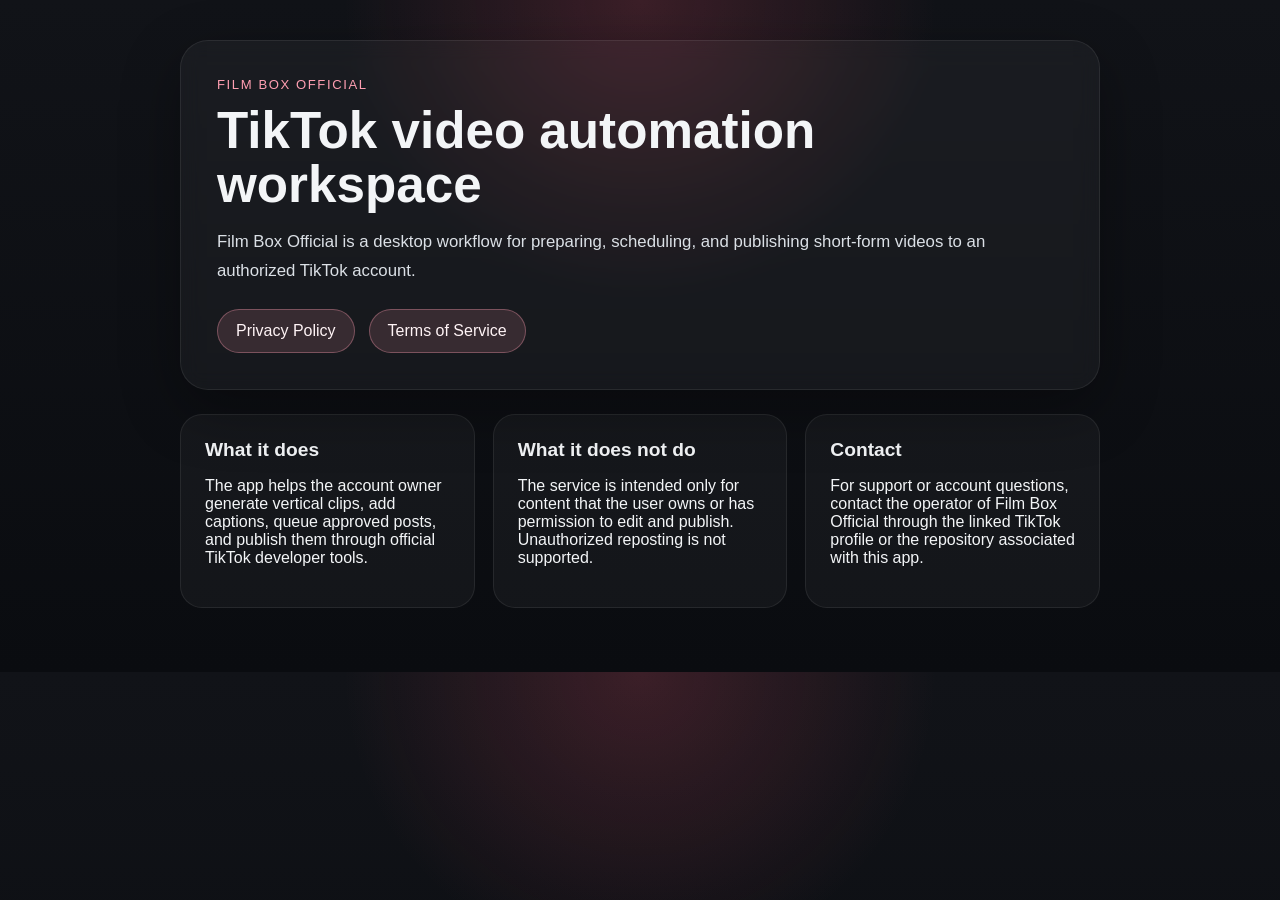
<file: index.html>
<!DOCTYPE html>
<html lang="en">
<head>
  <meta charset="UTF-8">
  <meta name="viewport" content="width=device-width, initial-scale=1.0">
  <meta name="p:domain_verify" content="b6bf7d75ac691d3cf1ef353f53a313c9">
  <title>Film Box Official</title>
  <link rel="stylesheet" href="legal-styles.css">
</head>
<body>
  <main class="shell">
    <section class="hero">
      <p class="eyebrow">Film Box Official</p>
      <h1>TikTok video automation workspace</h1>
      <p class="lede">
        Film Box Official is a desktop workflow for preparing, scheduling, and publishing
        short-form videos to an authorized TikTok account.
      </p>
      <div class="actions">
        <a href="privacy.html">Privacy Policy</a>
        <a href="terms.html">Terms of Service</a>
      </div>
    </section>

    <section class="card-grid">
      <article class="card">
        <h2>What it does</h2>
        <p>
          The app helps the account owner generate vertical clips, add captions, queue
          approved posts, and publish them through official TikTok developer tools.
        </p>
      </article>

      <article class="card">
        <h2>What it does not do</h2>
        <p>
          The service is intended only for content that the user owns or has permission to
          edit and publish. Unauthorized reposting is not supported.
        </p>
      </article>

      <article class="card">
        <h2>Contact</h2>
        <p>
          For support or account questions, contact the operator of Film Box Official through
          the linked TikTok profile or the repository associated with this app.
        </p>
      </article>
    </section>
  </main>
</body>
</html>
</file>
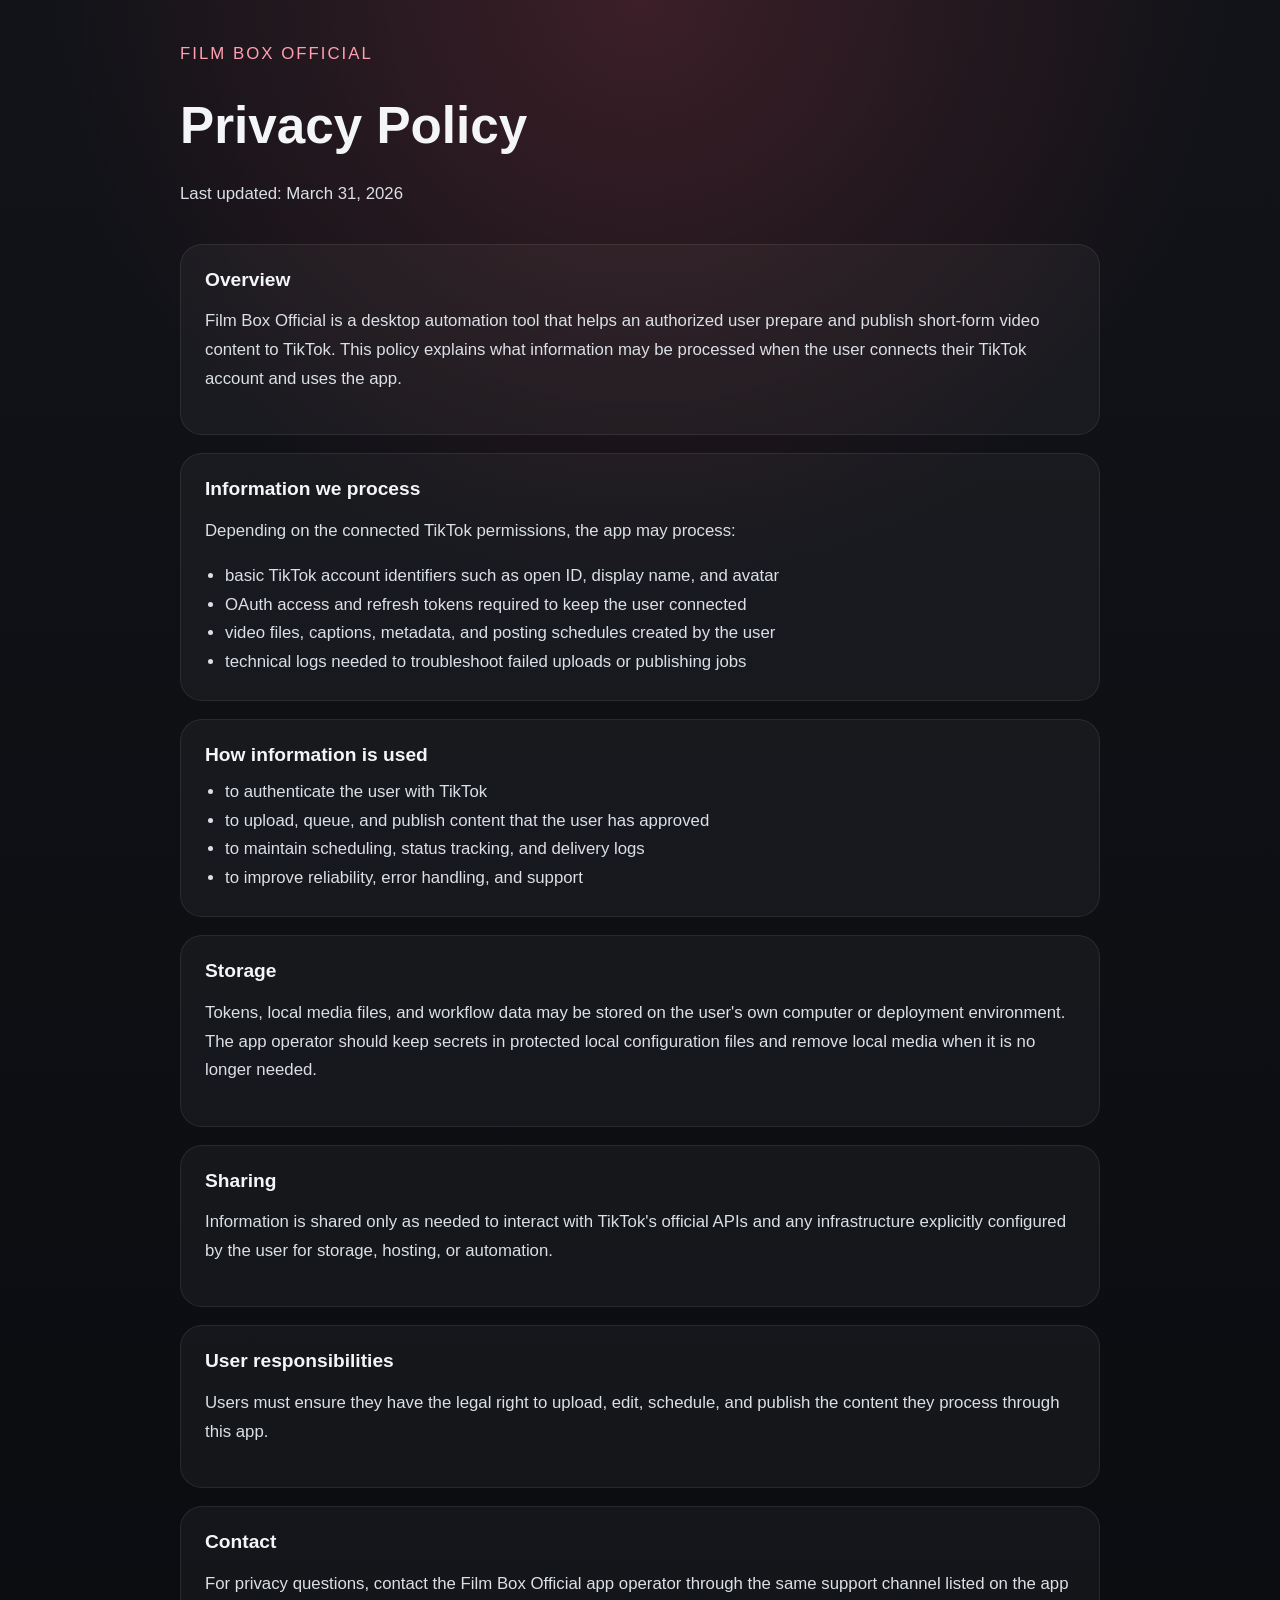
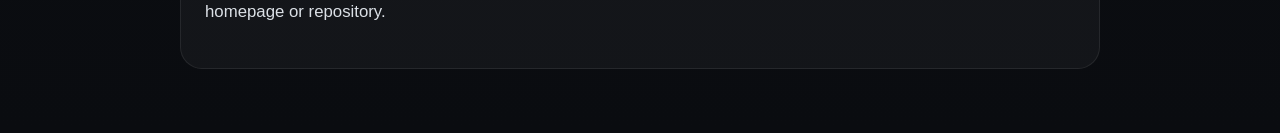
<file: privacy.html>
<!DOCTYPE html>
<html lang="en">
<head>
  <meta charset="UTF-8">
  <meta name="viewport" content="width=device-width, initial-scale=1.0">
  <title>Privacy Policy | Film Box Official</title>
  <link rel="stylesheet" href="legal-styles.css">
</head>
<body>
  <main class="shell document">
    <p class="eyebrow"><a href="index.html">Film Box Official</a></p>
    <h1>Privacy Policy</h1>
    <p class="meta">Last updated: March 31, 2026</p>

    <section>
      <h2>Overview</h2>
      <p>
        Film Box Official is a desktop automation tool that helps an authorized user prepare
        and publish short-form video content to TikTok. This policy explains what information
        may be processed when the user connects their TikTok account and uses the app.
      </p>
    </section>

    <section>
      <h2>Information we process</h2>
      <p>Depending on the connected TikTok permissions, the app may process:</p>
      <ul>
        <li>basic TikTok account identifiers such as open ID, display name, and avatar</li>
        <li>OAuth access and refresh tokens required to keep the user connected</li>
        <li>video files, captions, metadata, and posting schedules created by the user</li>
        <li>technical logs needed to troubleshoot failed uploads or publishing jobs</li>
      </ul>
    </section>

    <section>
      <h2>How information is used</h2>
      <ul>
        <li>to authenticate the user with TikTok</li>
        <li>to upload, queue, and publish content that the user has approved</li>
        <li>to maintain scheduling, status tracking, and delivery logs</li>
        <li>to improve reliability, error handling, and support</li>
      </ul>
    </section>

    <section>
      <h2>Storage</h2>
      <p>
        Tokens, local media files, and workflow data may be stored on the user's own computer
        or deployment environment. The app operator should keep secrets in protected local
        configuration files and remove local media when it is no longer needed.
      </p>
    </section>

    <section>
      <h2>Sharing</h2>
      <p>
        Information is shared only as needed to interact with TikTok's official APIs and any
        infrastructure explicitly configured by the user for storage, hosting, or automation.
      </p>
    </section>

    <section>
      <h2>User responsibilities</h2>
      <p>
        Users must ensure they have the legal right to upload, edit, schedule, and publish
        the content they process through this app.
      </p>
    </section>

    <section>
      <h2>Contact</h2>
      <p>
        For privacy questions, contact the Film Box Official app operator through the same
        support channel listed on the app homepage or repository.
      </p>
    </section>
  </main>
</body>
</html>
</file>
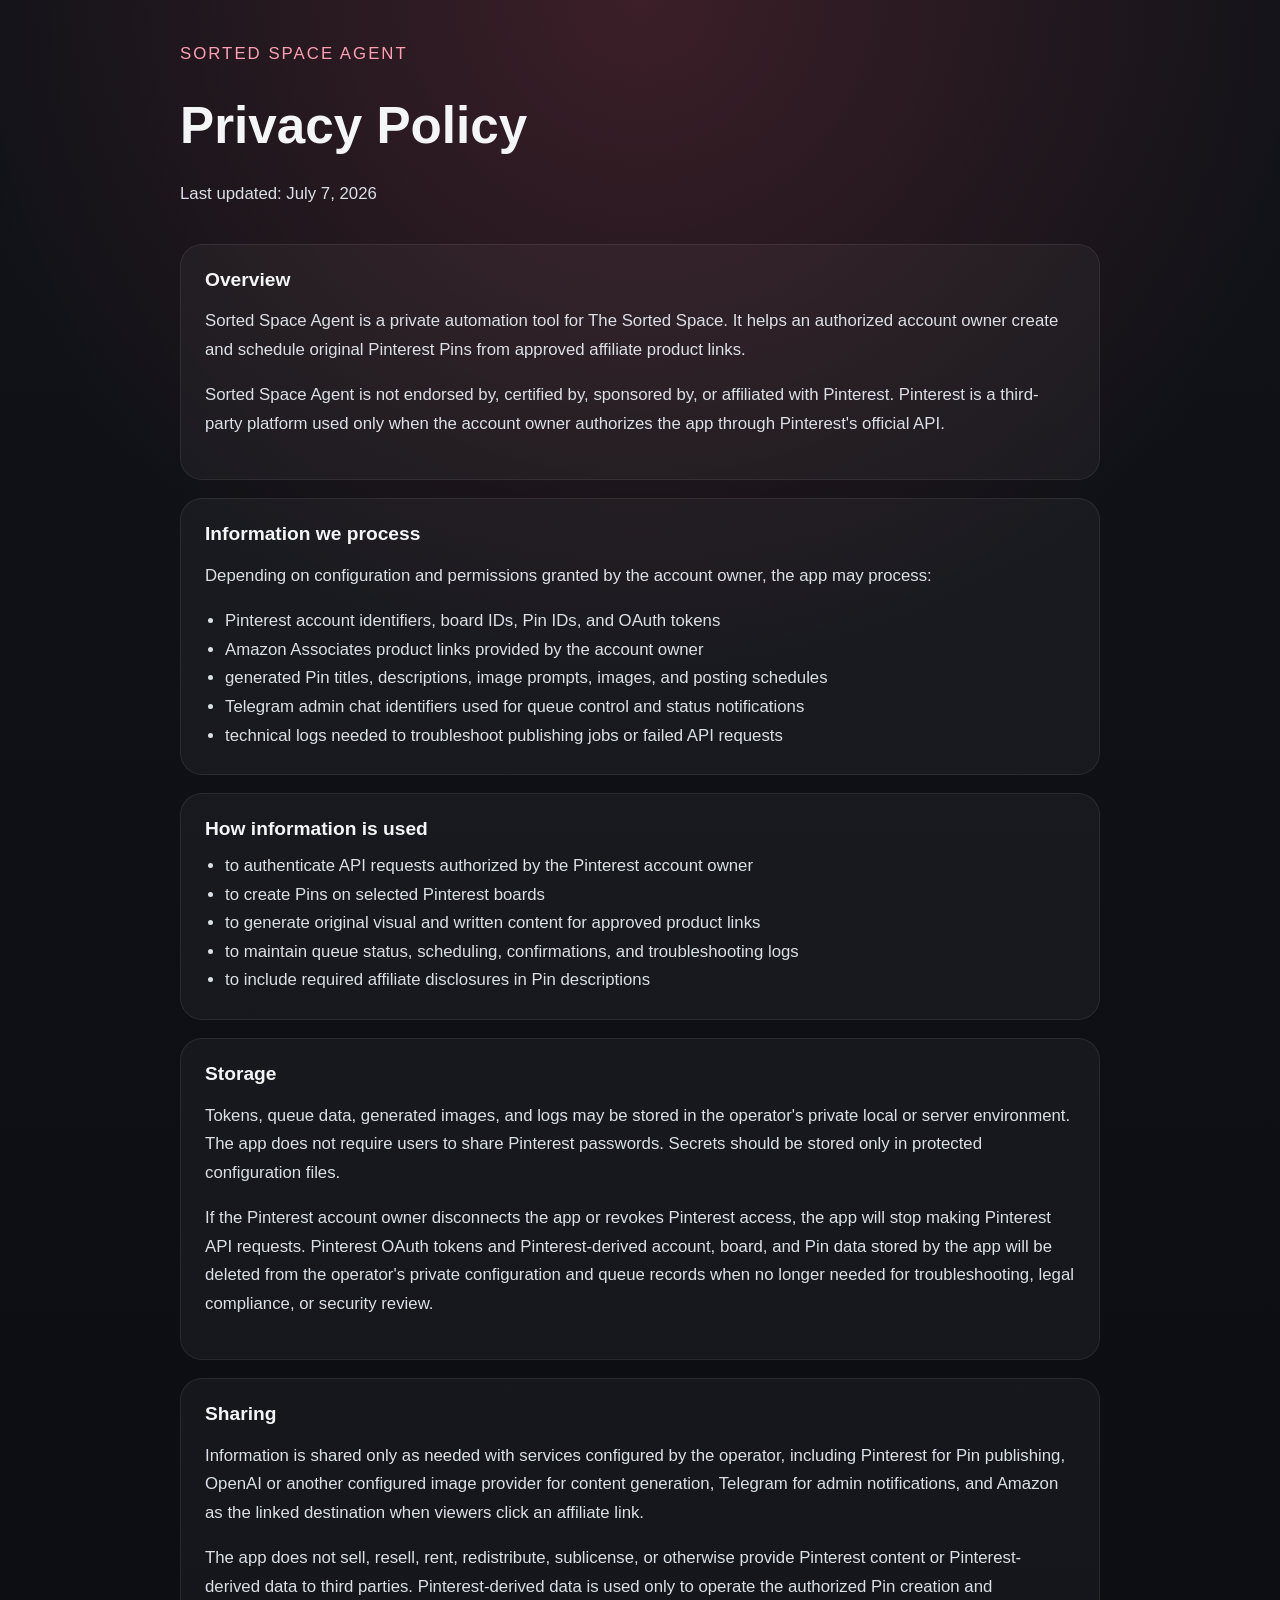
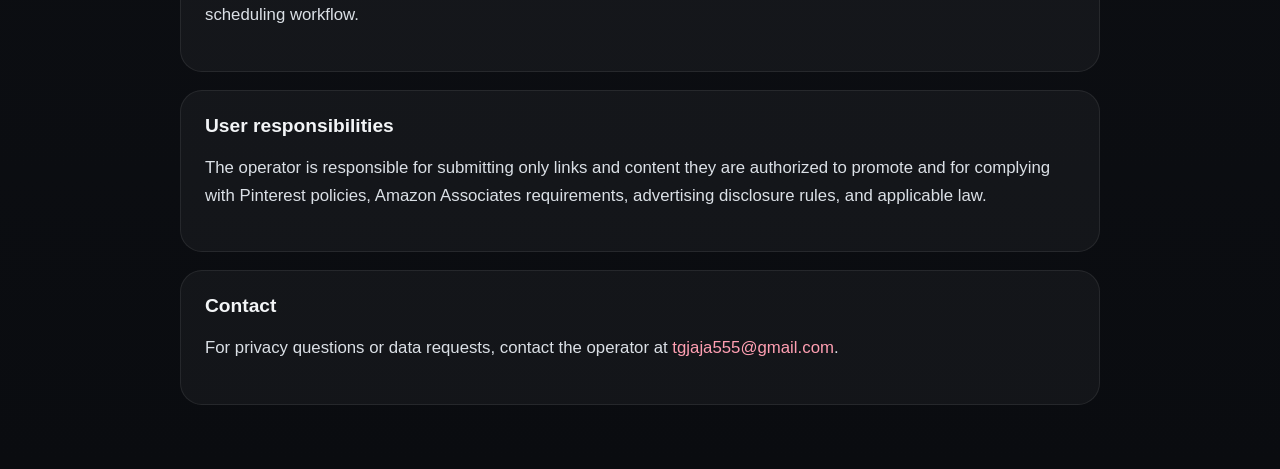
<file: sorted-space-agent-privacy.html>
<!DOCTYPE html>
<html lang="en">
<head>
  <meta charset="UTF-8">
  <meta name="viewport" content="width=device-width, initial-scale=1.0">
  <meta name="p:domain_verify" content="b6bf7d75ac691d3cf1ef353f53a313c9">
  <title>Privacy Policy | Sorted Space Agent</title>
  <link rel="stylesheet" href="legal-styles.css">
</head>
<body>
  <main class="shell document">
    <p class="eyebrow"><a href="sorted-space-agent.html">Sorted Space Agent</a></p>
    <h1>Privacy Policy</h1>
    <p class="meta">Last updated: July 7, 2026</p>

    <section>
      <h2>Overview</h2>
      <p>
        Sorted Space Agent is a private automation tool for The Sorted Space. It helps
        an authorized account owner create and schedule original Pinterest Pins from
        approved affiliate product links.
      </p>
      <p>
        Sorted Space Agent is not endorsed by, certified by, sponsored by, or affiliated
        with Pinterest. Pinterest is a third-party platform used only when the account
        owner authorizes the app through Pinterest's official API.
      </p>
    </section>

    <section>
      <h2>Information we process</h2>
      <p>Depending on configuration and permissions granted by the account owner, the app may process:</p>
      <ul>
        <li>Pinterest account identifiers, board IDs, Pin IDs, and OAuth tokens</li>
        <li>Amazon Associates product links provided by the account owner</li>
        <li>generated Pin titles, descriptions, image prompts, images, and posting schedules</li>
        <li>Telegram admin chat identifiers used for queue control and status notifications</li>
        <li>technical logs needed to troubleshoot publishing jobs or failed API requests</li>
      </ul>
    </section>

    <section>
      <h2>How information is used</h2>
      <ul>
        <li>to authenticate API requests authorized by the Pinterest account owner</li>
        <li>to create Pins on selected Pinterest boards</li>
        <li>to generate original visual and written content for approved product links</li>
        <li>to maintain queue status, scheduling, confirmations, and troubleshooting logs</li>
        <li>to include required affiliate disclosures in Pin descriptions</li>
      </ul>
    </section>

    <section>
      <h2>Storage</h2>
      <p>
        Tokens, queue data, generated images, and logs may be stored in the operator's
        private local or server environment. The app does not require users to share
        Pinterest passwords. Secrets should be stored only in protected configuration files.
      </p>
      <p>
        If the Pinterest account owner disconnects the app or revokes Pinterest access,
        the app will stop making Pinterest API requests. Pinterest OAuth tokens and
        Pinterest-derived account, board, and Pin data stored by the app will be deleted
        from the operator's private configuration and queue records when no longer needed
        for troubleshooting, legal compliance, or security review.
      </p>
    </section>

    <section>
      <h2>Sharing</h2>
      <p>
        Information is shared only as needed with services configured by the operator,
        including Pinterest for Pin publishing, OpenAI or another configured image provider
        for content generation, Telegram for admin notifications, and Amazon as the linked
        destination when viewers click an affiliate link.
      </p>
      <p>
        The app does not sell, resell, rent, redistribute, sublicense, or otherwise provide
        Pinterest content or Pinterest-derived data to third parties. Pinterest-derived data
        is used only to operate the authorized Pin creation and scheduling workflow.
      </p>
    </section>

    <section>
      <h2>User responsibilities</h2>
      <p>
        The operator is responsible for submitting only links and content they are authorized
        to promote and for complying with Pinterest policies, Amazon Associates requirements,
        advertising disclosure rules, and applicable law.
      </p>
    </section>

    <section>
      <h2>Contact</h2>
      <p>
        For privacy questions or data requests, contact the operator at
        <a href="mailto:tgjaja555@gmail.com">tgjaja555@gmail.com</a>.
      </p>
    </section>
  </main>
</body>
</html>
</file>
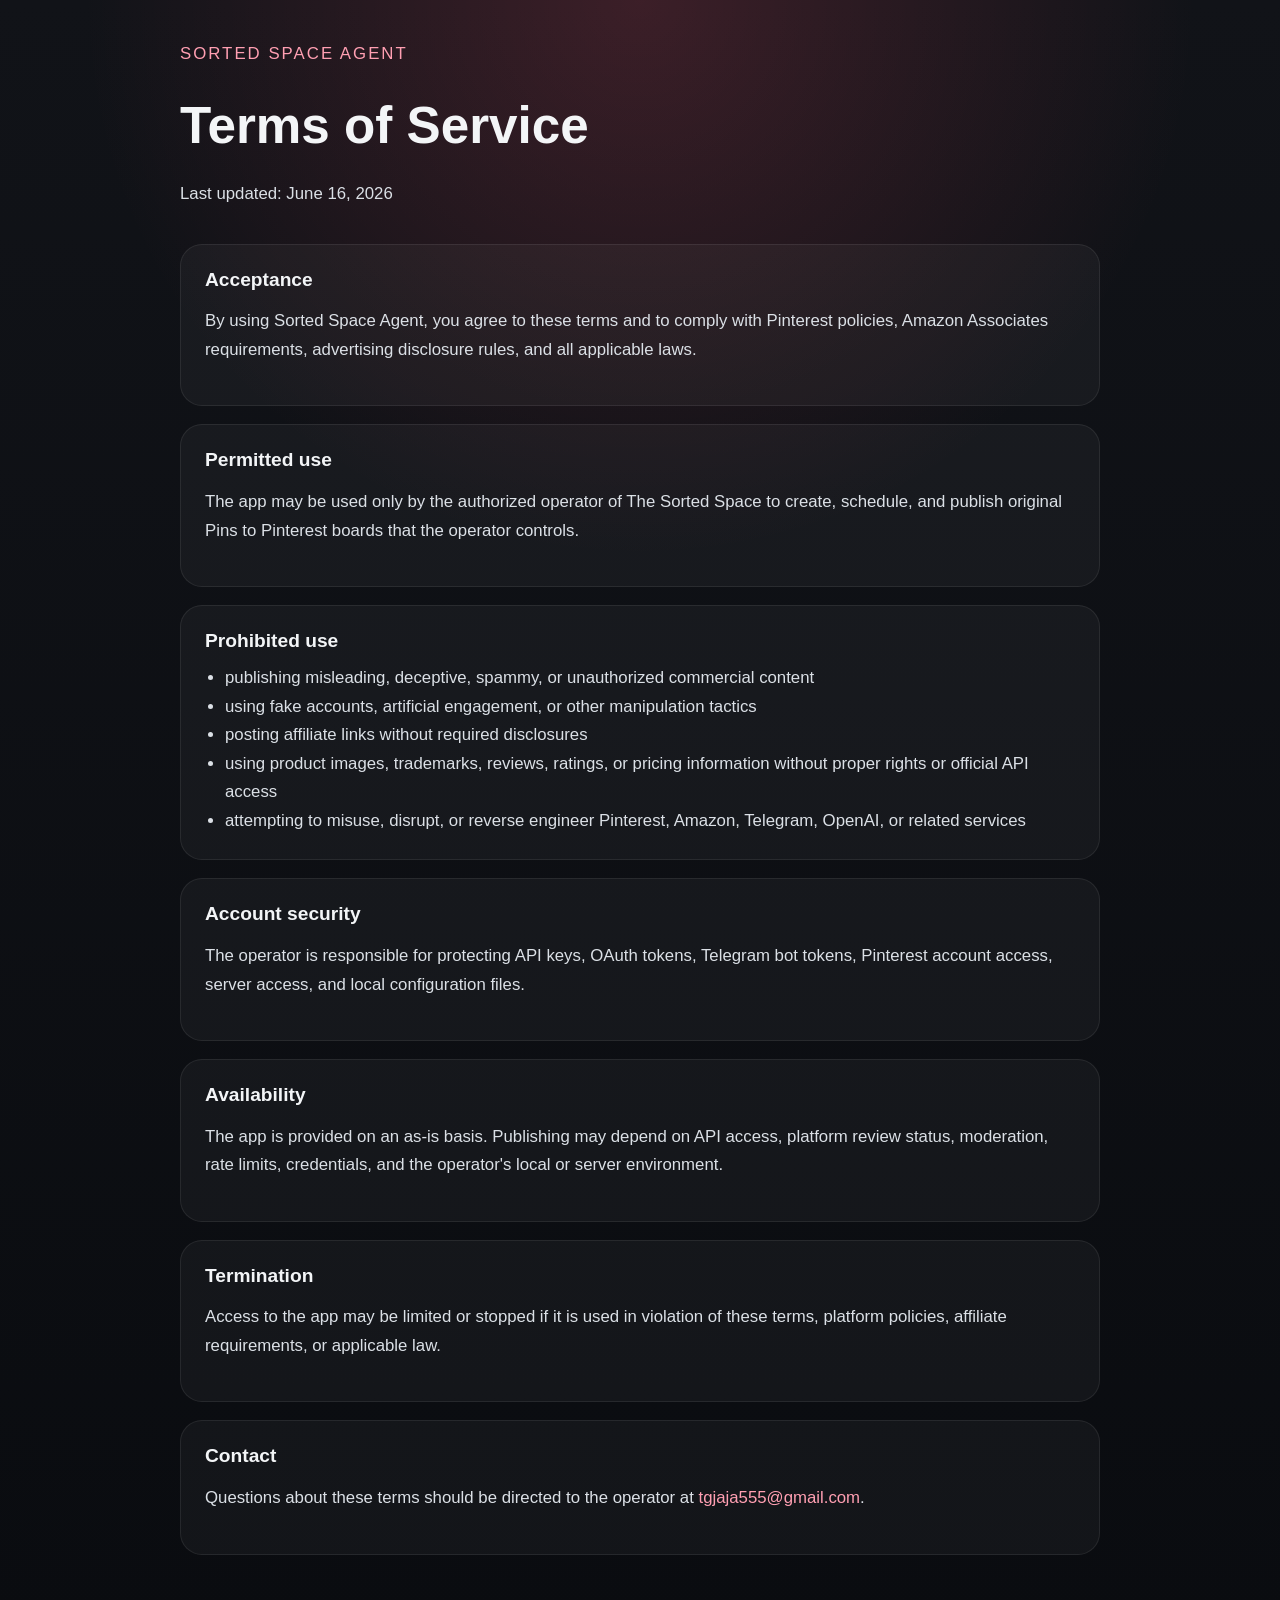
<file: sorted-space-agent-terms.html>
<!DOCTYPE html>
<html lang="en">
<head>
  <meta charset="UTF-8">
  <meta name="viewport" content="width=device-width, initial-scale=1.0">
  <meta name="p:domain_verify" content="b6bf7d75ac691d3cf1ef353f53a313c9">
  <title>Terms of Service | Sorted Space Agent</title>
  <link rel="stylesheet" href="legal-styles.css">
</head>
<body>
  <main class="shell document">
    <p class="eyebrow"><a href="sorted-space-agent.html">Sorted Space Agent</a></p>
    <h1>Terms of Service</h1>
    <p class="meta">Last updated: June 16, 2026</p>

    <section>
      <h2>Acceptance</h2>
      <p>
        By using Sorted Space Agent, you agree to these terms and to comply with Pinterest
        policies, Amazon Associates requirements, advertising disclosure rules, and all
        applicable laws.
      </p>
    </section>

    <section>
      <h2>Permitted use</h2>
      <p>
        The app may be used only by the authorized operator of The Sorted Space to create,
        schedule, and publish original Pins to Pinterest boards that the operator controls.
      </p>
    </section>

    <section>
      <h2>Prohibited use</h2>
      <ul>
        <li>publishing misleading, deceptive, spammy, or unauthorized commercial content</li>
        <li>using fake accounts, artificial engagement, or other manipulation tactics</li>
        <li>posting affiliate links without required disclosures</li>
        <li>using product images, trademarks, reviews, ratings, or pricing information without proper rights or official API access</li>
        <li>attempting to misuse, disrupt, or reverse engineer Pinterest, Amazon, Telegram, OpenAI, or related services</li>
      </ul>
    </section>

    <section>
      <h2>Account security</h2>
      <p>
        The operator is responsible for protecting API keys, OAuth tokens, Telegram bot tokens,
        Pinterest account access, server access, and local configuration files.
      </p>
    </section>

    <section>
      <h2>Availability</h2>
      <p>
        The app is provided on an as-is basis. Publishing may depend on API access, platform
        review status, moderation, rate limits, credentials, and the operator's local or server
        environment.
      </p>
    </section>

    <section>
      <h2>Termination</h2>
      <p>
        Access to the app may be limited or stopped if it is used in violation of these terms,
        platform policies, affiliate requirements, or applicable law.
      </p>
    </section>

    <section>
      <h2>Contact</h2>
      <p>
        Questions about these terms should be directed to the operator at
        <a href="mailto:tgjaja555@gmail.com">tgjaja555@gmail.com</a>.
      </p>
    </section>
  </main>
</body>
</html>
</file>
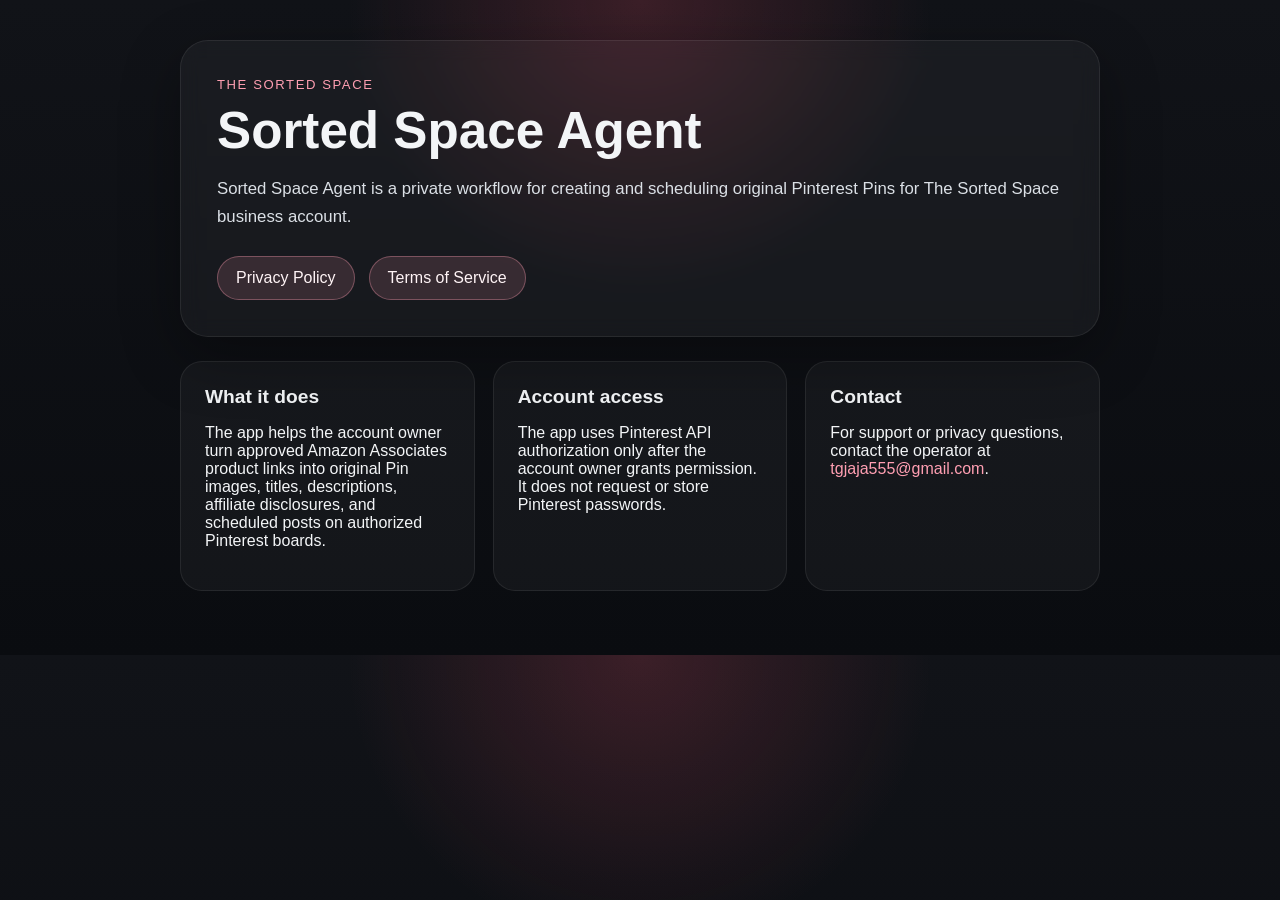
<file: sorted-space-agent.html>
<!DOCTYPE html>
<html lang="en">
<head>
  <meta charset="UTF-8">
  <meta name="viewport" content="width=device-width, initial-scale=1.0">
  <meta name="p:domain_verify" content="b6bf7d75ac691d3cf1ef353f53a313c9">
  <title>Sorted Space Agent</title>
  <link rel="stylesheet" href="legal-styles.css">
</head>
<body>
  <main class="shell">
    <section class="hero">
      <p class="eyebrow">The Sorted Space</p>
      <h1>Sorted Space Agent</h1>
      <p class="lede">
        Sorted Space Agent is a private workflow for creating and scheduling original
        Pinterest Pins for The Sorted Space business account.
      </p>
      <div class="actions">
        <a href="sorted-space-agent-privacy.html">Privacy Policy</a>
        <a href="sorted-space-agent-terms.html">Terms of Service</a>
      </div>
    </section>

    <section class="card-grid">
      <article class="card">
        <h2>What it does</h2>
        <p>
          The app helps the account owner turn approved Amazon Associates product links
          into original Pin images, titles, descriptions, affiliate disclosures, and
          scheduled posts on authorized Pinterest boards.
        </p>
      </article>

      <article class="card">
        <h2>Account access</h2>
        <p>
          The app uses Pinterest API authorization only after the account owner grants
          permission. It does not request or store Pinterest passwords.
        </p>
      </article>

      <article class="card">
        <h2>Contact</h2>
        <p>
          For support or privacy questions, contact the operator at
          <a href="mailto:tgjaja555@gmail.com">tgjaja555@gmail.com</a>.
        </p>
      </article>
    </section>
  </main>
</body>
</html>
</file>
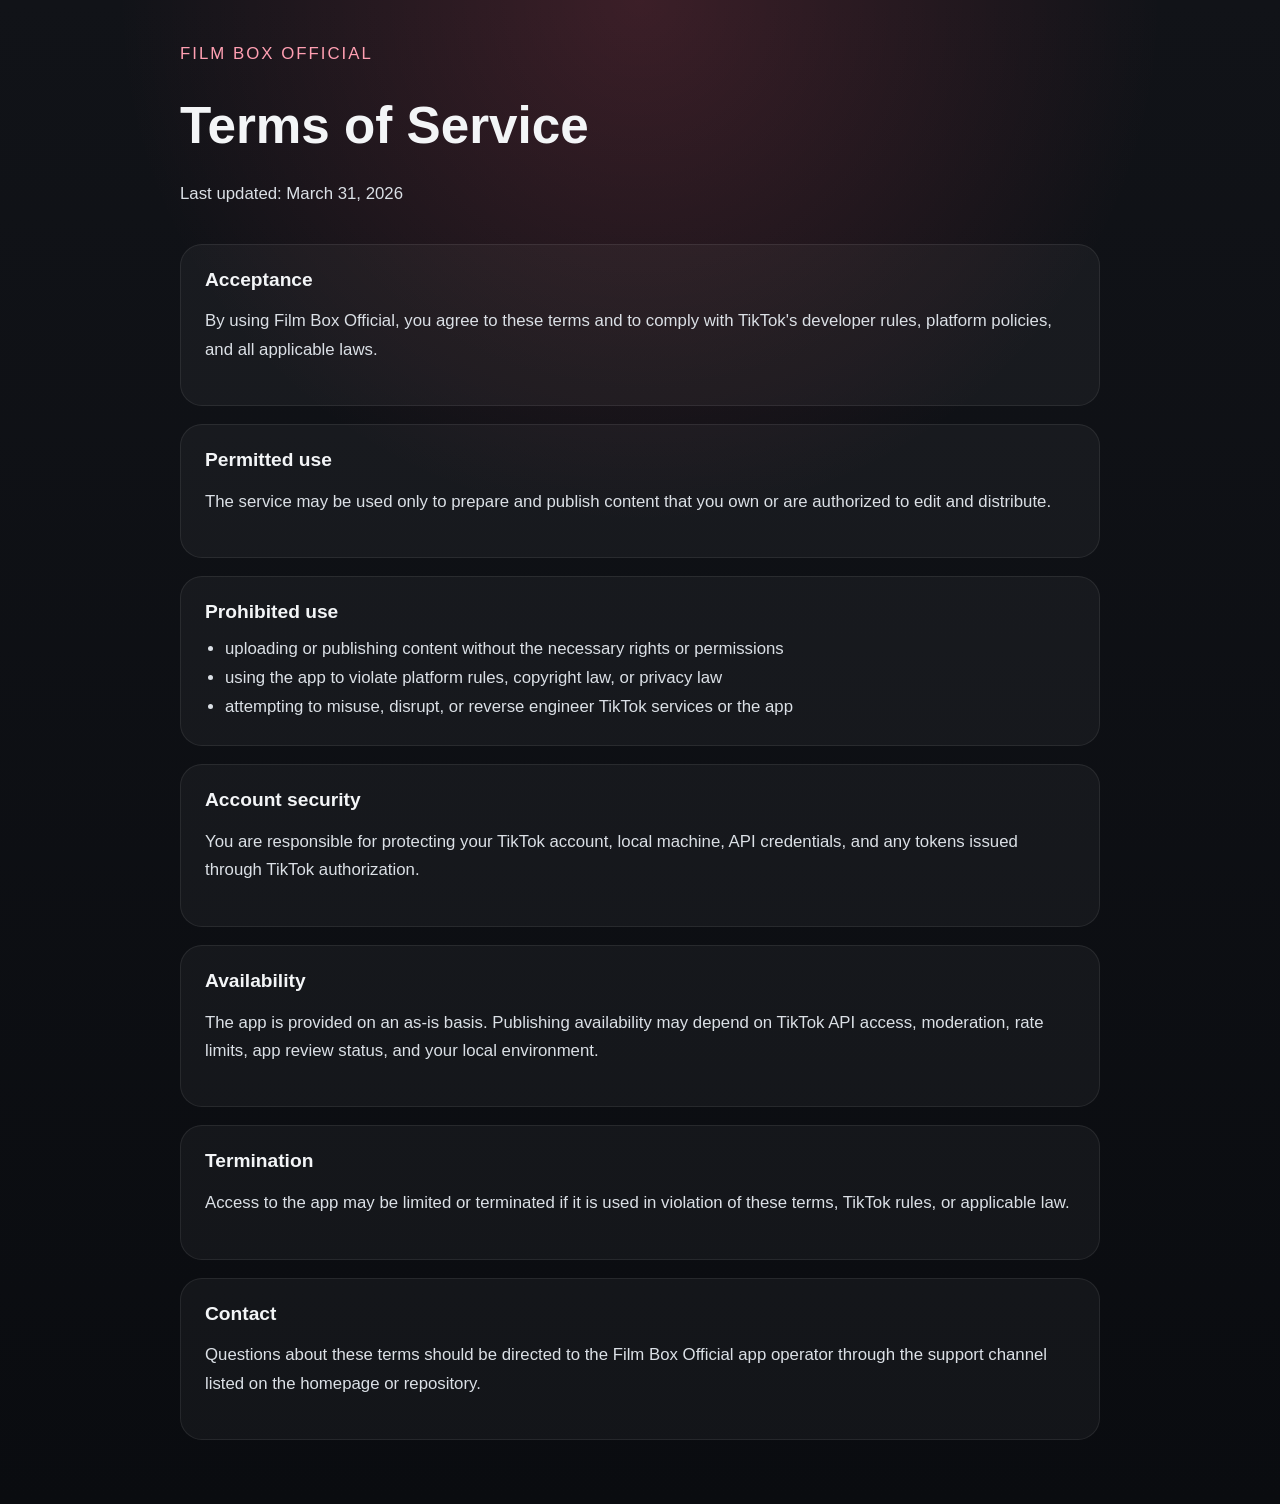
<file: terms.html>
<!DOCTYPE html>
<html lang="en">
<head>
  <meta charset="UTF-8">
  <meta name="viewport" content="width=device-width, initial-scale=1.0">
  <title>Terms of Service | Film Box Official</title>
  <link rel="stylesheet" href="legal-styles.css">
</head>
<body>
  <main class="shell document">
    <p class="eyebrow"><a href="index.html">Film Box Official</a></p>
    <h1>Terms of Service</h1>
    <p class="meta">Last updated: March 31, 2026</p>

    <section>
      <h2>Acceptance</h2>
      <p>
        By using Film Box Official, you agree to these terms and to comply with TikTok's
        developer rules, platform policies, and all applicable laws.
      </p>
    </section>

    <section>
      <h2>Permitted use</h2>
      <p>
        The service may be used only to prepare and publish content that you own or are
        authorized to edit and distribute.
      </p>
    </section>

    <section>
      <h2>Prohibited use</h2>
      <ul>
        <li>uploading or publishing content without the necessary rights or permissions</li>
        <li>using the app to violate platform rules, copyright law, or privacy law</li>
        <li>attempting to misuse, disrupt, or reverse engineer TikTok services or the app</li>
      </ul>
    </section>

    <section>
      <h2>Account security</h2>
      <p>
        You are responsible for protecting your TikTok account, local machine, API credentials,
        and any tokens issued through TikTok authorization.
      </p>
    </section>

    <section>
      <h2>Availability</h2>
      <p>
        The app is provided on an as-is basis. Publishing availability may depend on TikTok
        API access, moderation, rate limits, app review status, and your local environment.
      </p>
    </section>

    <section>
      <h2>Termination</h2>
      <p>
        Access to the app may be limited or terminated if it is used in violation of these
        terms, TikTok rules, or applicable law.
      </p>
    </section>

    <section>
      <h2>Contact</h2>
      <p>
        Questions about these terms should be directed to the Film Box Official app operator
        through the support channel listed on the homepage or repository.
      </p>
    </section>
  </main>
</body>
</html>
</file>
<file: legal-styles.css>
* {
  box-sizing: border-box;
}

body {
  margin: 0;
  font-family: "Segoe UI", Tahoma, Geneva, Verdana, sans-serif;
  background:
    radial-gradient(circle at top, rgba(255, 84, 112, 0.18), transparent 32%),
    linear-gradient(180deg, #111318 0%, #0a0c10 100%);
  color: #f3f5f7;
}

a {
  color: #ff9fb2;
  text-decoration: none;
}

a:hover {
  text-decoration: underline;
}

.shell {
  width: min(920px, calc(100% - 32px));
  margin: 0 auto;
  padding: 40px 0 64px;
}

.hero {
  padding: 36px;
  border: 1px solid rgba(255, 255, 255, 0.08);
  border-radius: 28px;
  background: rgba(255, 255, 255, 0.04);
  backdrop-filter: blur(10px);
  box-shadow: 0 20px 60px rgba(0, 0, 0, 0.32);
}

.eyebrow {
  margin: 0 0 12px;
  font-size: 0.82rem;
  letter-spacing: 0.12em;
  text-transform: uppercase;
  color: #ff9fb2;
}

h1 {
  margin: 0 0 16px;
  font-size: clamp(2rem, 4vw, 3.4rem);
  line-height: 1.05;
}

.lede,
.document p,
.document li {
  font-size: 1.05rem;
  line-height: 1.7;
  color: #dbe0e6;
}

.actions {
  display: flex;
  gap: 14px;
  flex-wrap: wrap;
  margin-top: 24px;
}

.actions a {
  padding: 12px 18px;
  border-radius: 999px;
  background: rgba(255, 159, 178, 0.14);
  border: 1px solid rgba(255, 159, 178, 0.35);
  color: #fff4f6;
}

.card-grid {
  display: grid;
  gap: 18px;
  grid-template-columns: repeat(auto-fit, minmax(220px, 1fr));
  margin-top: 24px;
}

.card,
.document section {
  padding: 24px;
  border-radius: 22px;
  background: rgba(255, 255, 255, 0.04);
  border: 1px solid rgba(255, 255, 255, 0.08);
}

.card h2,
.document h2 {
  margin-top: 0;
  margin-bottom: 12px;
  font-size: 1.2rem;
}

.document {
  display: grid;
  gap: 18px;
}

.meta {
  margin-top: -6px;
  color: #b2bac3;
}

ul {
  padding-left: 20px;
  margin: 0;
}

@media (max-width: 640px) {
  .shell {
    width: min(100% - 20px, 920px);
    padding-top: 20px;
  }

  .hero,
  .card,
  .document section {
    padding: 20px;
    border-radius: 18px;
  }
}
</file>
